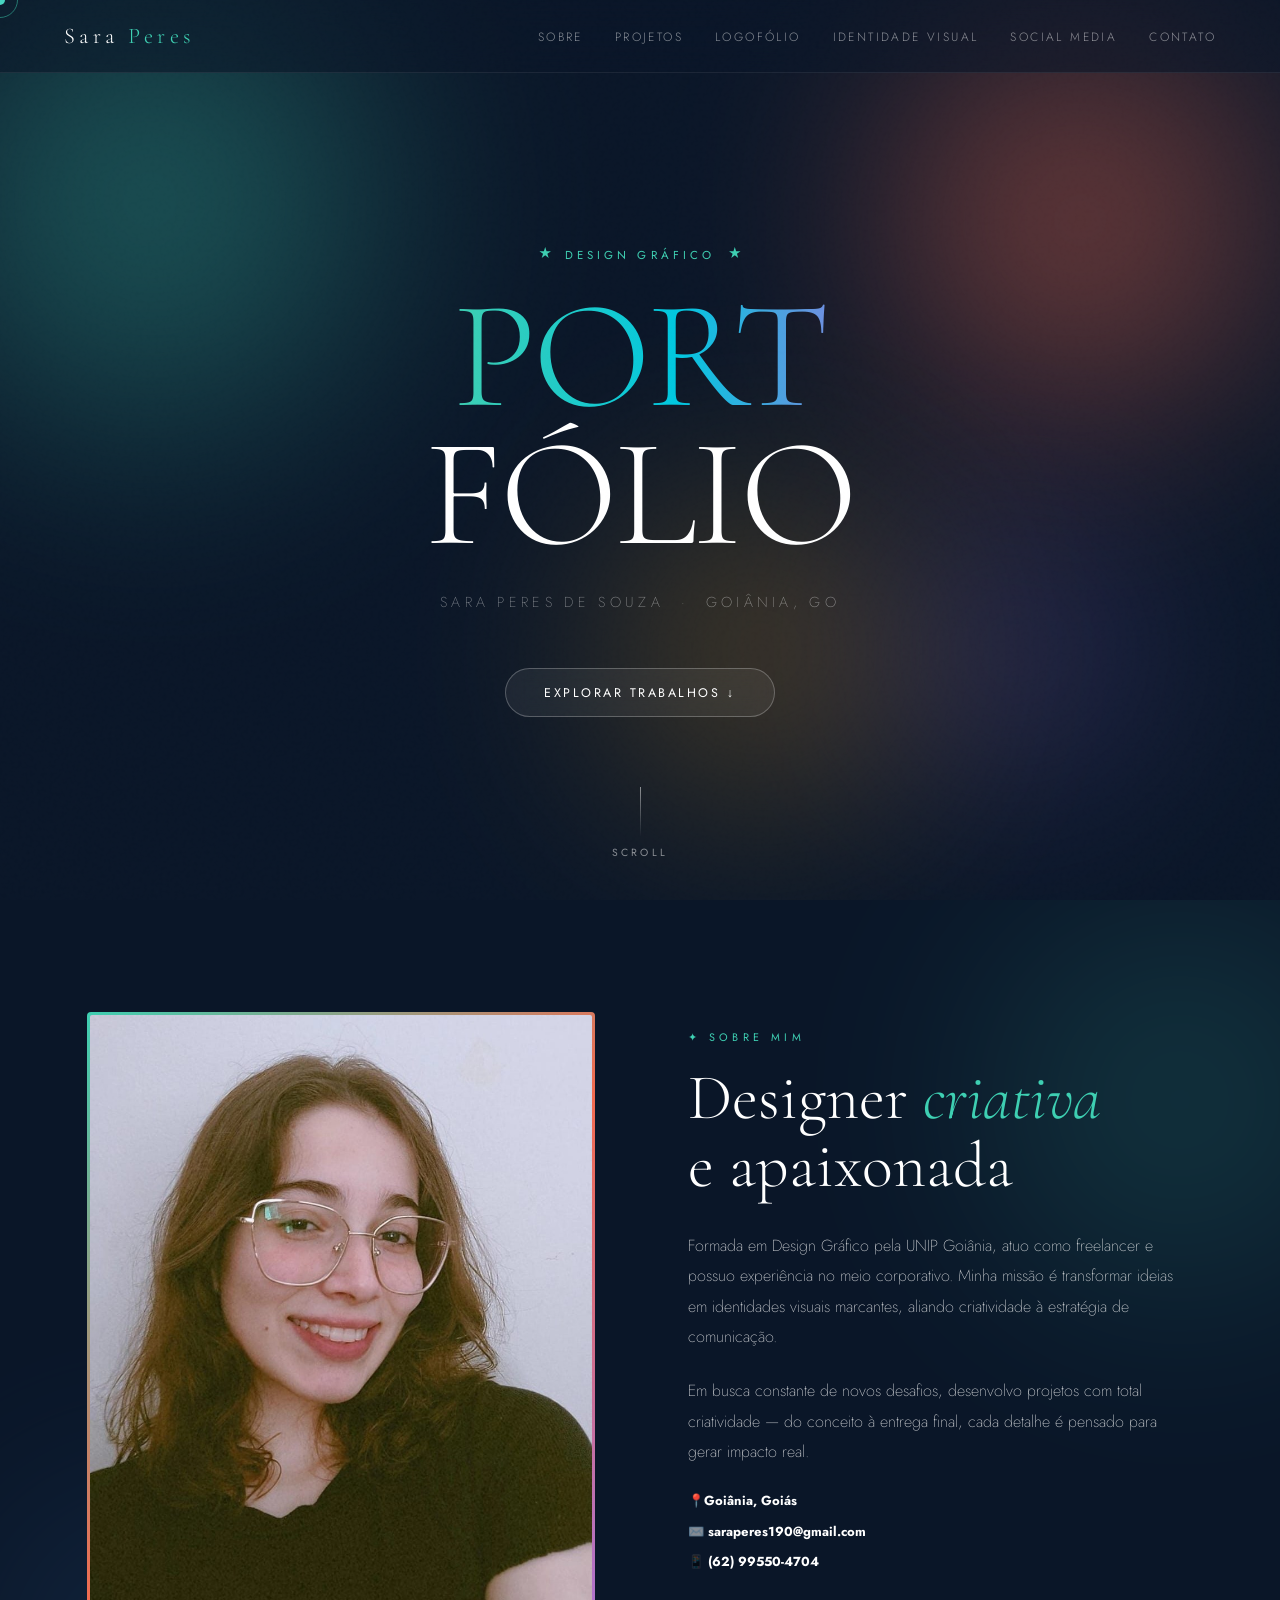
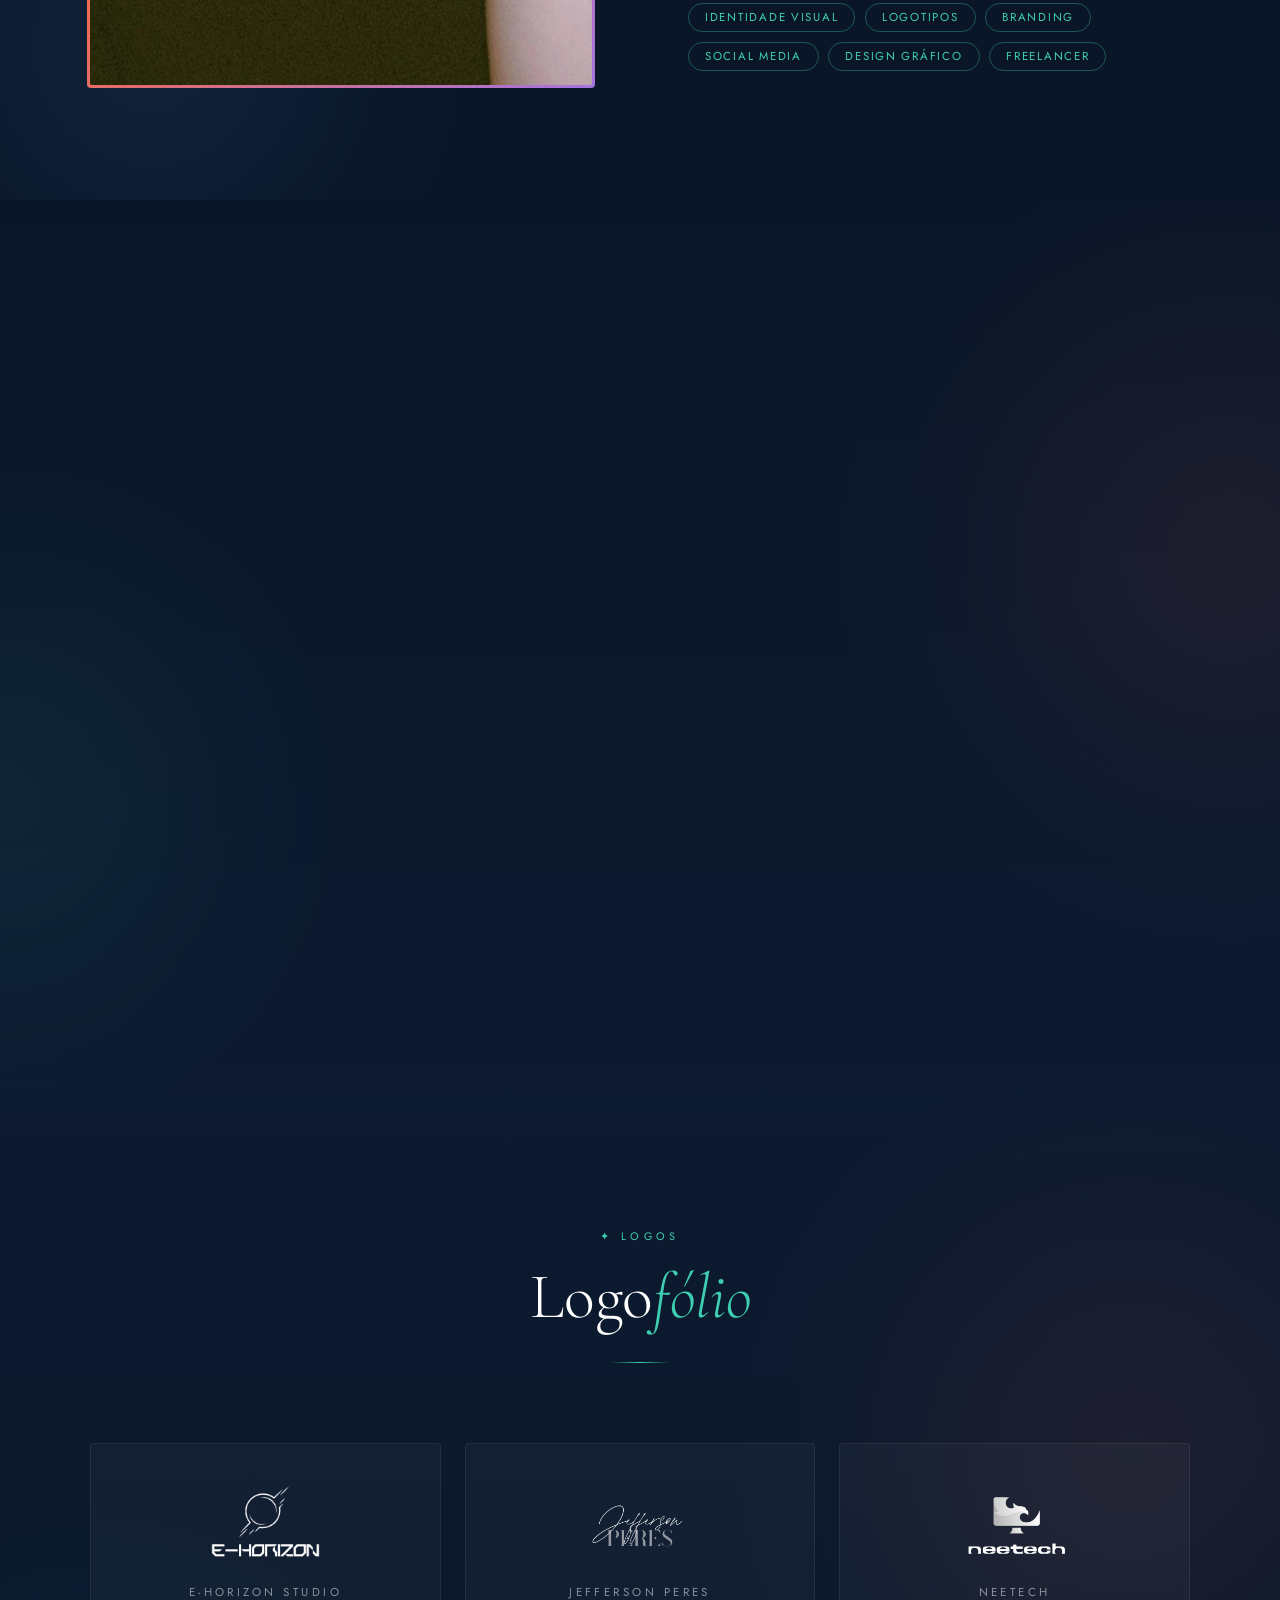
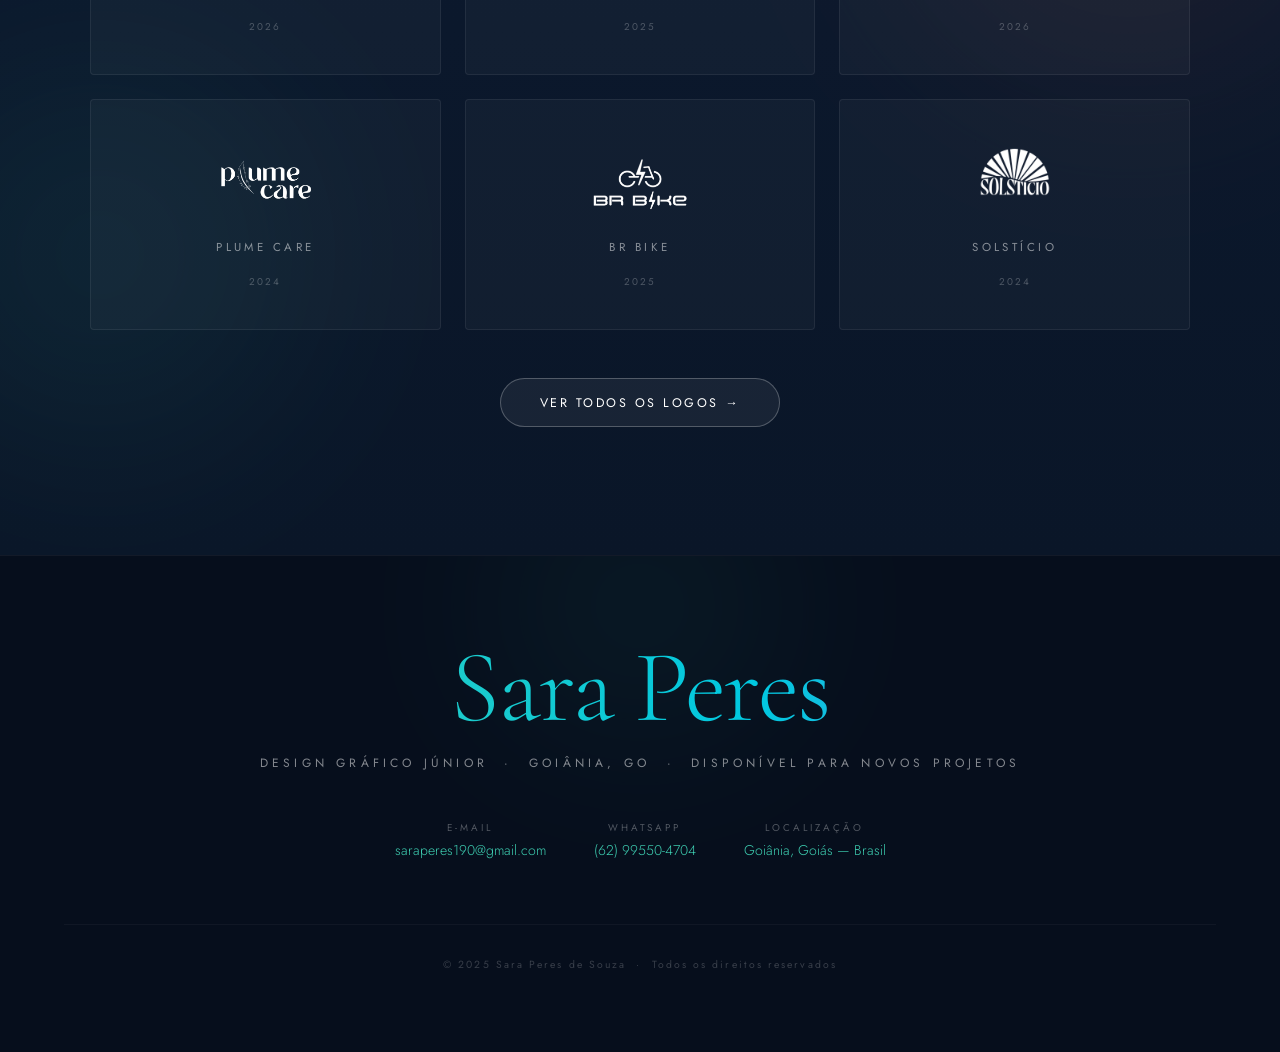
<file: index.html>
<!DOCTYPE html>
<html lang="pt-BR">
<head>
  <meta charset="UTF-8" />
  <meta name="viewport" content="width=device-width, initial-scale=1.0" />
  <title>Sara Peres de Souza — Design Gráfico</title>
  <link href="https://fonts.googleapis.com/css2?family=Cormorant+Garamond:ital,wght@0,300;0,400;0,600;1,300&family=Jost:wght@200;300;400;500&display=swap" rel="stylesheet" />
  <style>
    :root {
      --teal:#3ecfb2;--cyan:#00c8e0;--coral:#f26b50;
      --orange:#f5a623;--purple:#a474e0;
      --off-white:rgba(255,255,255,0.85);--subtle:rgba(255,255,255,0.5);
    }
    *,*::before,*::after{margin:0;padding:0;box-sizing:border-box;}
    html{scroll-behavior:smooth;}
    body{font-family:'Jost',sans-serif;background:#0a1628;color:#fff;overflow-x:hidden;}
    body::before{content:'';position:fixed;inset:0;background-image:url("data:image/svg+xml,%3Csvg viewBox='0 0 256 256' xmlns='http://www.w3.org/2000/svg'%3E%3Cfilter id='n'%3E%3CfeTurbulence type='fractalNoise' baseFrequency='0.9' numOctaves='4' stitchTiles='stitch'/%3E%3C/filter%3E%3Crect width='100%25' height='100%25' filter='url(%23n)' opacity='0.04'/%3E%3C/svg%3E");pointer-events:none;z-index:9999;opacity:0.4;}

    nav{position:fixed;top:0;left:0;right:0;z-index:1000;display:flex;justify-content:space-between;align-items:center;padding:1.4rem 4rem;background:rgba(10,22,40,0.6);backdrop-filter:blur(20px);border-bottom:1px solid rgba(255,255,255,0.07);}
    .nav-logo{font-family:'Cormorant Garamond',serif;font-size:1.4rem;font-weight:300;letter-spacing:0.2em;color:#fff;text-decoration:none;}
    .nav-logo span{color:var(--teal);}
    .nav-links{display:flex;gap:2rem;list-style:none;}
    .nav-links a{font-size:0.75rem;font-weight:300;letter-spacing:0.2em;text-transform:uppercase;color:var(--subtle);text-decoration:none;transition:color .3s;}
    .nav-links a:hover{color:#fff;}

    @media(pointer:fine){body{cursor:none;}#cursor{width:10px;height:10px;background:var(--teal);border-radius:50%;position:fixed;pointer-events:none;z-index:99999;mix-blend-mode:screen;}#cursor-ring{width:36px;height:36px;border:1px solid rgba(62,207,178,.5);border-radius:50%;position:fixed;pointer-events:none;z-index:99998;}}

    @keyframes fadeUp{from{opacity:0;transform:translateY(30px)}to{opacity:1;transform:translateY(0)}}
    @keyframes scrollPulse{0%,100%{opacity:.3}50%{opacity:.9}}
    @keyframes gradShift{0%{background-position:0% 50%}100%{background-position:300% 50%}}
    @keyframes spinSpark{from{transform:rotate(0deg)}to{transform:rotate(360deg)}}
    @keyframes float{0%,100%{transform:translateY(0)}50%{transform:translateY(-10px)}}

    .reveal{opacity:0;transform:translateY(40px);transition:opacity .8s ease,transform .8s ease;}
    .reveal.visible{opacity:1;transform:translateY(0);}
    .reveal-delay-1{transition-delay:.12s;}
    .reveal-delay-2{transition-delay:.24s;}
    .reveal-delay-3{transition-delay:.36s;}
    .grad-text{background:linear-gradient(90deg,var(--teal),var(--cyan),var(--purple),var(--coral),var(--orange),var(--teal));background-size:300% 100%;-webkit-background-clip:text;-webkit-text-fill-color:transparent;background-clip:text;animation:gradShift 6s linear infinite;}
    .spark{display:inline-block;width:12px;height:12px;background:var(--teal);clip-path:polygon(50% 0%,61% 35%,98% 35%,68% 57%,79% 91%,50% 70%,21% 91%,32% 57%,2% 35%,39% 35%);animation:spinSpark 4s linear infinite;}
    .orb{position:absolute;border-radius:50%;filter:blur(90px);pointer-events:none;}
    section{min-height:100vh;display:flex;align-items:center;justify-content:center;position:relative;overflow:hidden;}

    /* HERO */
    #hero{flex-direction:column;text-align:center;padding:8rem 2rem 4rem;}
    #hero .orb-1{width:700px;height:700px;background:radial-gradient(circle,#3ecfb2 0%,transparent 70%);top:-150px;left:-200px;opacity:.4;}
    #hero .orb-2{width:600px;height:600px;background:radial-gradient(circle,#f26b50 0%,transparent 70%);top:-80px;right:-100px;opacity:.5;}
    #hero .orb-3{width:500px;height:500px;background:radial-gradient(circle,#f5a623 0%,transparent 70%);bottom:0;left:40%;opacity:.3;}
    #hero .orb-4{width:400px;height:400px;background:radial-gradient(circle,#a474e0 0%,transparent 70%);bottom:50px;right:5%;opacity:.25;}
    .hero-eyebrow{font-size:.72rem;letter-spacing:.35em;text-transform:uppercase;color:var(--teal);margin-bottom:1.5rem;opacity:0;animation:fadeUp .8s .2s forwards;}
    .hero-title{font-family:'Cormorant Garamond',serif;font-size:clamp(5rem,12vw,11rem);font-weight:300;line-height:.9;letter-spacing:-.02em;opacity:0;animation:fadeUp .9s .4s forwards;}
    .hero-subtitle{font-size:.9rem;font-weight:200;letter-spacing:.3em;text-transform:uppercase;color:var(--subtle);margin-top:1.8rem;opacity:0;animation:fadeUp .9s .6s forwards;}
    .hero-cta{display:inline-flex;align-items:center;gap:.7rem;margin-top:3.5rem;padding:.9rem 2.4rem;border:1px solid rgba(255,255,255,.25);border-radius:100px;font-size:.78rem;letter-spacing:.2em;text-transform:uppercase;color:#fff;text-decoration:none;backdrop-filter:blur(10px);background:rgba(255,255,255,.06);transition:all .3s;opacity:0;animation:fadeUp .9s .8s forwards;}
    .hero-cta:hover{background:rgba(62,207,178,.2);border-color:var(--teal);}

    /* FIX scroll-hint: full-width so it truly centers */
    .scroll-hint{position:absolute;bottom:2.5rem;left:0;right:0;display:flex;flex-direction:column;align-items:center;gap:.5rem;font-size:.65rem;letter-spacing:.3em;text-transform:uppercase;color:var(--subtle);opacity:0;animation:fadeUp 1s 1.2s forwards;}
    .scroll-line{width:1px;height:50px;background:linear-gradient(to bottom,rgba(255,255,255,.5),transparent);animation:scrollPulse 2s ease-in-out infinite;}

    /* SOBRE */
    #sobre{padding:6rem 4rem;background:#0a1628;}
    #sobre .orb-1{width:600px;height:600px;background:radial-gradient(circle,#3ecfb2 0%,transparent 70%);top:-100px;right:-200px;opacity:.2;}
    #sobre .orb-2{width:500px;height:500px;background:radial-gradient(circle,#4a90d9 0%,transparent 70%);bottom:-100px;left:-100px;opacity:.16;}
    .sobre-grid{display:grid;grid-template-columns:1fr 1fr;gap:6rem;max-width:1100px;align-items:center;position:relative;z-index:1;}
    .sobre-img-wrap{position:relative;}
    .sobre-img-wrap::before{content:'';position:absolute;inset:-3px;background:linear-gradient(135deg,var(--teal),var(--coral),var(--purple));border-radius:4px;z-index:-1;}
    /* FIX: show Sara's face correctly — object-position top, cropped image already corrected */
    .sobre-img{width:100%;aspect-ratio:3/4;object-fit:cover;object-position:center top;display:block;border-radius:2px;}
    .section-label{font-size:.68rem;letter-spacing:.4em;text-transform:uppercase;color:var(--teal);margin-bottom:1.2rem;display:block;}
    .section-title{font-family:'Cormorant Garamond',serif;font-size:clamp(2.5rem,5vw,4.5rem);font-weight:300;line-height:1.05;margin-bottom:2rem;}
    .section-title em{font-style:italic;color:var(--teal);}
    .sobre-text{font-size:1rem;font-weight:200;line-height:1.9;color:var(--off-white);margin-bottom:1.5rem;}
    .sobre-info{display:flex;flex-direction:column;gap:.7rem;font-size:.82rem;font-weight:300;color:var(--subtle);}
    .sobre-info a{color:var(--teal);text-decoration:none;}
    .sobre-info a:hover{text-decoration:underline;}
    .skills-list{display:flex;flex-wrap:wrap;gap:.6rem;margin-top:2rem;}
    .skill-tag{padding:.35rem 1rem;border:1px solid rgba(62,207,178,.35);border-radius:100px;font-size:.72rem;letter-spacing:.15em;color:var(--teal);text-transform:uppercase;}

    /* PROJETOS */
    #projetos{flex-direction:column;padding:8rem 4rem;background:linear-gradient(180deg,#0a1628 0%,#0c1a30 100%);}
    #projetos .orb-1{width:700px;height:700px;background:radial-gradient(circle,#f26b50 0%,transparent 70%);top:0;right:-300px;opacity:.1;}
    #projetos .orb-2{width:600px;height:600px;background:radial-gradient(circle,#3ecfb2 0%,transparent 70%);bottom:0;left:-300px;opacity:.1;}
    .section-header{text-align:center;margin-bottom:5rem;position:relative;z-index:1;}
    .divider-line{width:60px;height:1px;background:linear-gradient(to right,transparent,var(--teal),transparent);margin:1.5rem auto 0;}
    .project-categories{display:grid;grid-template-columns:repeat(3,1fr);gap:2rem;max-width:1100px;width:100%;position:relative;z-index:1;}

    /* FIX category cards: warm palette matching site aesthetic */
    .category-card{display:block;text-decoration:none;border-radius:4px;overflow:hidden;position:relative;cursor:pointer;transition:all .5s cubic-bezier(.23,1,.32,1);padding:3rem 2.5rem 2.5rem;min-height:300px;}
    .card-bg{position:absolute;inset:0;transition:opacity .5s;pointer-events:none;}

    .cat-logos{background:linear-gradient(145deg,#0d2520,#091c18 60%,#0a1628);border:1px solid rgba(62,207,178,.14);}
    .cat-logos:hover{border-color:rgba(62,207,178,.45);box-shadow:0 30px 80px rgba(62,207,178,.12);transform:translateY(-8px);}
    .cat-logos .card-bg{background:radial-gradient(ellipse at 90% 10%,rgba(62,207,178,.22) 0%,transparent 65%);}
    .cat-logos .cat-number,.cat-logos .cat-icon,.cat-logos .cat-arrow{color:var(--teal);}

    .cat-identidade{background:linear-gradient(145deg,#231208,#180e06 60%,#0a1628);border:1px solid rgba(242,107,80,.14);}
    .cat-identidade:hover{border-color:rgba(242,107,80,.45);box-shadow:0 30px 80px rgba(242,107,80,.12);transform:translateY(-8px);}
    .cat-identidade .card-bg{background:radial-gradient(ellipse at 90% 10%,rgba(242,107,80,.24) 0%,transparent 65%);}
    .cat-identidade .cat-number,.cat-identidade .cat-icon,.cat-identidade .cat-arrow{color:var(--coral);}

    .cat-social{background:linear-gradient(145deg,#211904,#181304 60%,#0a1628);border:1px solid rgba(245,166,35,.14);}
    .cat-social:hover{border-color:rgba(245,166,35,.45);box-shadow:0 30px 80px rgba(245,166,35,.12);transform:translateY(-8px);}
    .cat-social .card-bg{background:radial-gradient(ellipse at 90% 10%,rgba(245,166,35,.24) 0%,transparent 65%);}
    .cat-social .cat-number,.cat-social .cat-icon,.cat-social .cat-arrow{color:var(--orange);}

    .cat-number{font-family:'Cormorant Garamond',serif;font-size:4rem;font-weight:300;line-height:1;margin-bottom:1rem;position:relative;z-index:1;opacity:.3;}
    .cat-icon{font-size:2rem;margin-bottom:1.5rem;position:relative;z-index:1;animation:float 3s ease-in-out infinite;display:block;}
    .cat-title{font-family:'Cormorant Garamond',serif;font-size:1.8rem;font-weight:300;margin-bottom:.8rem;position:relative;z-index:1;color:#fff;}
    .cat-desc{font-size:.82rem;color:rgba(255,255,255,.5);font-weight:200;line-height:1.7;position:relative;z-index:1;}
    .cat-arrow{display:inline-flex;align-items:center;gap:.5rem;margin-top:2rem;font-size:.75rem;letter-spacing:.2em;text-transform:uppercase;position:relative;z-index:1;transition:gap .3s;}
    .category-card:hover .cat-arrow{gap:1rem;}

    /* LOGOFÓLIO PREVIEW */
    #logofólio{flex-direction:column;padding:8rem 4rem;background:linear-gradient(180deg,#0c1a30,#0a1628);}
    #logofólio .orb-1{width:700px;height:700px;background:radial-gradient(circle,#f26b50 0%,transparent 70%);top:0;right:-200px;opacity:.1;}
    #logofólio .orb-2{width:600px;height:600px;background:radial-gradient(circle,#3ecfb2 0%,transparent 70%);bottom:0;left:-200px;opacity:.1;}
    .logo-grid{display:grid;grid-template-columns:repeat(3,1fr);gap:1.5rem;max-width:1100px;width:100%;position:relative;z-index:1;}
    .logo-card{background:rgba(255,255,255,.03);border:1px solid rgba(255,255,255,.07);border-radius:4px;padding:2.5rem 2rem;display:flex;flex-direction:column;align-items:center;justify-content:center;gap:1.2rem;text-align:center;transition:all .4s;position:relative;overflow:hidden;cursor:default;}
    .logo-card::before{content:'';position:absolute;inset:0;background:linear-gradient(135deg,rgba(62,207,178,.05),rgba(242,107,80,.05));opacity:0;transition:opacity .4s;}
    .logo-card:hover{transform:translateY(-6px);border-color:rgba(62,207,178,.25);}
    .logo-card:hover::before{opacity:1;}
    .logo-img{max-height:80px;max-width:150px;object-fit:contain;}
    .logo-name{font-size:.72rem;letter-spacing:.3em;text-transform:uppercase;color:var(--subtle);}
    .logo-year{font-size:.62rem;letter-spacing:.2em;color:rgba(255,255,255,.25);}

    /* FOOTER */
    footer{background:#060e1c;border-top:1px solid rgba(255,255,255,.05);padding:5rem 4rem;text-align:center;position:relative;overflow:hidden;}
    footer .orb-1{width:500px;height:300px;background:radial-gradient(circle,#3ecfb2 0%,transparent 70%);top:-100px;left:50%;transform:translateX(-50%);opacity:.1;}
    .footer-name{font-family:'Cormorant Garamond',serif;font-size:clamp(3rem,8vw,7rem);font-weight:300;letter-spacing:-.02em;line-height:1;position:relative;z-index:1;}
    .footer-tagline{font-size:.75rem;letter-spacing:.35em;text-transform:uppercase;color:var(--subtle);margin-top:1rem;margin-bottom:3rem;position:relative;z-index:1;}
    .footer-contact{display:flex;gap:3rem;justify-content:center;position:relative;z-index:1;flex-wrap:wrap;}
    .footer-contact-item{display:flex;flex-direction:column;gap:.3rem;}
    .footer-contact-label{font-size:.62rem;letter-spacing:.3em;text-transform:uppercase;color:rgba(255,255,255,.3);}
    .footer-contact-value{font-size:.88rem;color:var(--teal);text-decoration:none;font-weight:300;}
    .footer-contact-value:hover{text-decoration:underline;}
    .footer-bottom{margin-top:4rem;padding-top:2rem;border-top:1px solid rgba(255,255,255,.04);font-size:.65rem;letter-spacing:.2em;color:rgba(255,255,255,.2);position:relative;z-index:1;}

    @media(max-width:900px){
      nav{padding:1.2rem 1.5rem;}
      .nav-links{gap:1rem;}
      .nav-links a{font-size:.65rem;}
      .sobre-grid{grid-template-columns:1fr;gap:2.5rem;}
      .project-categories{grid-template-columns:1fr;}
      .logo-grid{grid-template-columns:1fr 1fr;}
      section{padding-left:1.5rem!important;padding-right:1.5rem!important;}
    }
  </style>
</head>
<body>
<div id="cursor"></div>
<div id="cursor-ring"></div>

<nav>
  <a href="#hero" class="nav-logo">Sara <span>Peres</span></a>
  <ul class="nav-links">
    <li><a href="#sobre">Sobre</a></li>
    <li><a href="#projetos">Projetos</a></li>
    <li><a href="pages/logofólio.html">Logofólio</a></li>
    <li><a href="pages/identidade-visual.html">Identidade Visual</a></li>
    <li><a href="pages/social-media.html">Social Media</a></li>
    <li><a href="#contato">Contato</a></li>
  </ul>
</nav>

<section id="hero">
  <div class="orb orb-1"></div><div class="orb orb-2"></div><div class="orb orb-3"></div><div class="orb orb-4"></div>
  <p class="hero-eyebrow"><span class="spark"></span>&nbsp; Design Gráfico &nbsp;<span class="spark"></span></p>
  <h1 class="hero-title"><span class="grad-text">PORT</span><br><span>FÓLIO</span></h1>
  <p class="hero-subtitle">Sara Peres de Souza &nbsp;·&nbsp; Goiânia, GO</p>
  <a href="#sobre" class="hero-cta">Explorar trabalhos ↓</a>
  <div class="scroll-hint"><div class="scroll-line"></div>scroll</div>
</section>

<section id="sobre">
  <div class="orb orb-1"></div><div class="orb orb-2"></div>
  <div class="sobre-grid reveal">
    <div class="sobre-img-wrap">
      <img src="assets/foto/sara.jpeg" alt="Sara Peres de Souza" class="sobre-img"/>
    </div>
    <div>
      <span class="section-label">✦ Sobre mim</span>
      <h2 class="section-title">Designer <em>criativa</em><br>e apaixonada</h2>
      <p class="sobre-text">Formada em Design Gráfico pela UNIP Goiânia, atuo como freelancer e possuo experiência no meio corporativo. Minha missão é transformar ideias em identidades visuais marcantes, aliando criatividade à estratégia de comunicação.</p>
      <p class="sobre-text">Em busca constante de novos desafios, desenvolvo projetos com total criatividade — do conceito à entrega final, cada detalhe é pensado para gerar impacto real.</p>
      <div class="sobre-info">
        <span style="color: white;">📍<b>Goiânia, Goiás</b></span>
        <span>✉️ <a href="mailto:saraperes190@gmail.com" style="color:white;"><b>saraperes190@gmail.com</b></a></span>
        <span>📱 <a href="https://wa.me/5562995504704" style="color: white;"><b>(62) 99550-4704</b></a></span>
      </div>
      <div class="skills-list">
        <span class="skill-tag">Identidade Visual</span><span class="skill-tag">Logotipos</span>
        <span class="skill-tag">Branding</span><span class="skill-tag">Social Media</span>
        <span class="skill-tag">Design Gráfico</span><span class="skill-tag">Freelancer</span>
      </div>
    </div>
  </div>
</section>

<section id="projetos">
  <div class="orb orb-1"></div><div class="orb orb-2"></div>
  <div style="max-width:1100px;width:100%;position:relative;z-index:1;">
    <div class="section-header reveal">
      <span class="section-label">✦ Portfólio</span>
      <h2 class="section-title" style="display:block;">Meus <em>Projetos</em></h2>
      <div class="divider-line"></div>
      <p style="font-size:.85rem;color:var(--subtle);font-weight:200;margin-top:1.2rem;">Explore o trabalho por categoria</p>
    </div>
    <div class="project-categories">
      <a href="pages/logofólio.html" class="category-card cat-logos reveal reveal-delay-1">
        <div class="card-bg"></div>
        <div class="cat-number">01</div>
        <span class="cat-icon">✦</span>
        <div class="cat-title">Logofólio</div>
        <div class="cat-desc">Logotipos criados para pessoas, empresas e projetos acadêmicos — do conceito ao símbolo.</div>
        <div class="cat-arrow">Ver projetos <span>→</span></div>
      </a>
      <a href="pages/identidade-visual.html" class="category-card cat-identidade reveal reveal-delay-2">
        <div class="card-bg"></div>
        <div class="cat-number">02</div>
        <span class="cat-icon">◈</span>
        <div class="cat-title">Identidade Visual</div>
        <div class="cat-desc">Sistemas de marca completos: logo, paleta, tipografia, aplicações e mockups.</div>
        <div class="cat-arrow">Ver projetos <span>→</span></div>
      </a>
      <a href="pages/social-media.html" class="category-card cat-social reveal reveal-delay-3">
        <div class="card-bg"></div>
        <div class="cat-number">03</div>
        <span class="cat-icon">▣</span>
        <div class="cat-title">Social Media</div>
        <div class="cat-desc">Posts e conteúdo visual para redes sociais — criativos, estratégicos e orientados a resultado.</div>
        <div class="cat-arrow">Ver projetos <span>→</span></div>
      </a>
    </div>
  </div>
</section>

<section id="logofólio">
  <div class="orb orb-1"></div><div class="orb orb-2"></div>
  <div style="max-width:1100px;width:100%;position:relative;z-index:1;">
    <div class="section-header reveal">
      <span class="section-label">✦ Logos</span>
      <h2 class="section-title" style="display:block;">Logo<em>fólio</em></h2>
      <div class="divider-line"></div>
    </div>
    <div class="logo-grid">
      <div class="logo-card reveal reveal-delay-1"><img src="assets/logos/e_horizon.png" alt="E-Horizon" class="logo-img"/><div class="logo-name">E-Horizon Studio</div><div class="logo-year">2026</div></div>
      <div class="logo-card reveal reveal-delay-2"><img src="assets/logos/jefferson.png" alt="Jefferson Peres" class="logo-img"/><div class="logo-name">Jefferson Peres</div><div class="logo-year">2025</div></div>
      <div class="logo-card reveal reveal-delay-3"><img src="assets/logos/neetech.png" alt="Neetech" class="logo-img"/><div class="logo-name">Neetech</div><div class="logo-year">2026</div></div>
      <div class="logo-card reveal reveal-delay-1"><img src="assets/logos/plume_care.png" alt="Plume Care" class="logo-img"/><div class="logo-name">Plume Care</div><div class="logo-year">2024</div></div>
      <div class="logo-card reveal reveal-delay-2"><img src="assets/logos/br_bike.png" alt="BR Bike" class="logo-img"/><div class="logo-name">BR Bike</div><div class="logo-year">2025</div></div>
      <div class="logo-card reveal reveal-delay-3"><img src="assets/logos/solsticio.png" alt="Solstício" class="logo-img"/><div class="logo-name">Solstício</div><div class="logo-year">2024</div></div>
    </div>
    <div style="text-align:center;margin-top:3rem;">
      <a href="pages/logofólio.html" style="display:inline-flex;align-items:center;gap:.7rem;padding:.9rem 2.4rem;border:1px solid rgba(255,255,255,.25);border-radius:100px;font-size:.78rem;letter-spacing:.2em;text-transform:uppercase;color:#fff;text-decoration:none;background:rgba(255,255,255,.06);transition:all .3s;" onmouseover="this.style.background='rgba(62,207,178,.2)';this.style.borderColor='#3ecfb2'" onmouseout="this.style.background='rgba(255,255,255,.06)';this.style.borderColor='rgba(255,255,255,.25)'">Ver todos os logos →</a>
    </div>
  </div>
</section>

<footer id="contato">
  <div class="orb orb-1"></div>
  <div class="footer-name grad-text">Sara Peres</div>
  <p class="footer-tagline">Design gráfico júnior &nbsp;·&nbsp; Goiânia, GO &nbsp;·&nbsp; Disponível para novos projetos</p>
  <div class="footer-contact">
    <div class="footer-contact-item"><span class="footer-contact-label">E-mail</span><a href="mailto:saraperes190@gmail.com" class="footer-contact-value">saraperes190@gmail.com</a></div>
    <div class="footer-contact-item"><span class="footer-contact-label">WhatsApp</span><a href="https://wa.me/5562995504704" class="footer-contact-value">(62) 99550-4704</a></div>
    <div class="footer-contact-item"><span class="footer-contact-label">Localização</span><span class="footer-contact-value" style="cursor:default;">Goiânia, Goiás — Brasil</span></div>
  </div>
  <div class="footer-bottom">© 2025 Sara Peres de Souza &nbsp;·&nbsp; Todos os direitos reservados</div>
</footer>

<script>
  const cur=document.getElementById('cursor'),ring=document.getElementById('cursor-ring');
  if(cur&&ring&&window.matchMedia('(pointer:fine)').matches){
    let mx=0,my=0,rx=0,ry=0;
    window.addEventListener('mousemove',e=>{mx=e.clientX;my=e.clientY;});
    (function loop(){rx+=(mx-rx)*.12;ry+=(my-ry)*.12;
      cur.style.left=mx-5+'px';cur.style.top=my-5+'px';
      ring.style.left=rx-18+'px';ring.style.top=ry-18+'px';
      requestAnimationFrame(loop);})();
  }
  const io=new IntersectionObserver(e=>e.forEach(e=>{if(e.isIntersecting){e.target.classList.add('visible');io.unobserve(e.target);}}),{threshold:.1});
  document.querySelectorAll('.reveal').forEach(el=>io.observe(el));
</script>
</body>
</html>
</file>
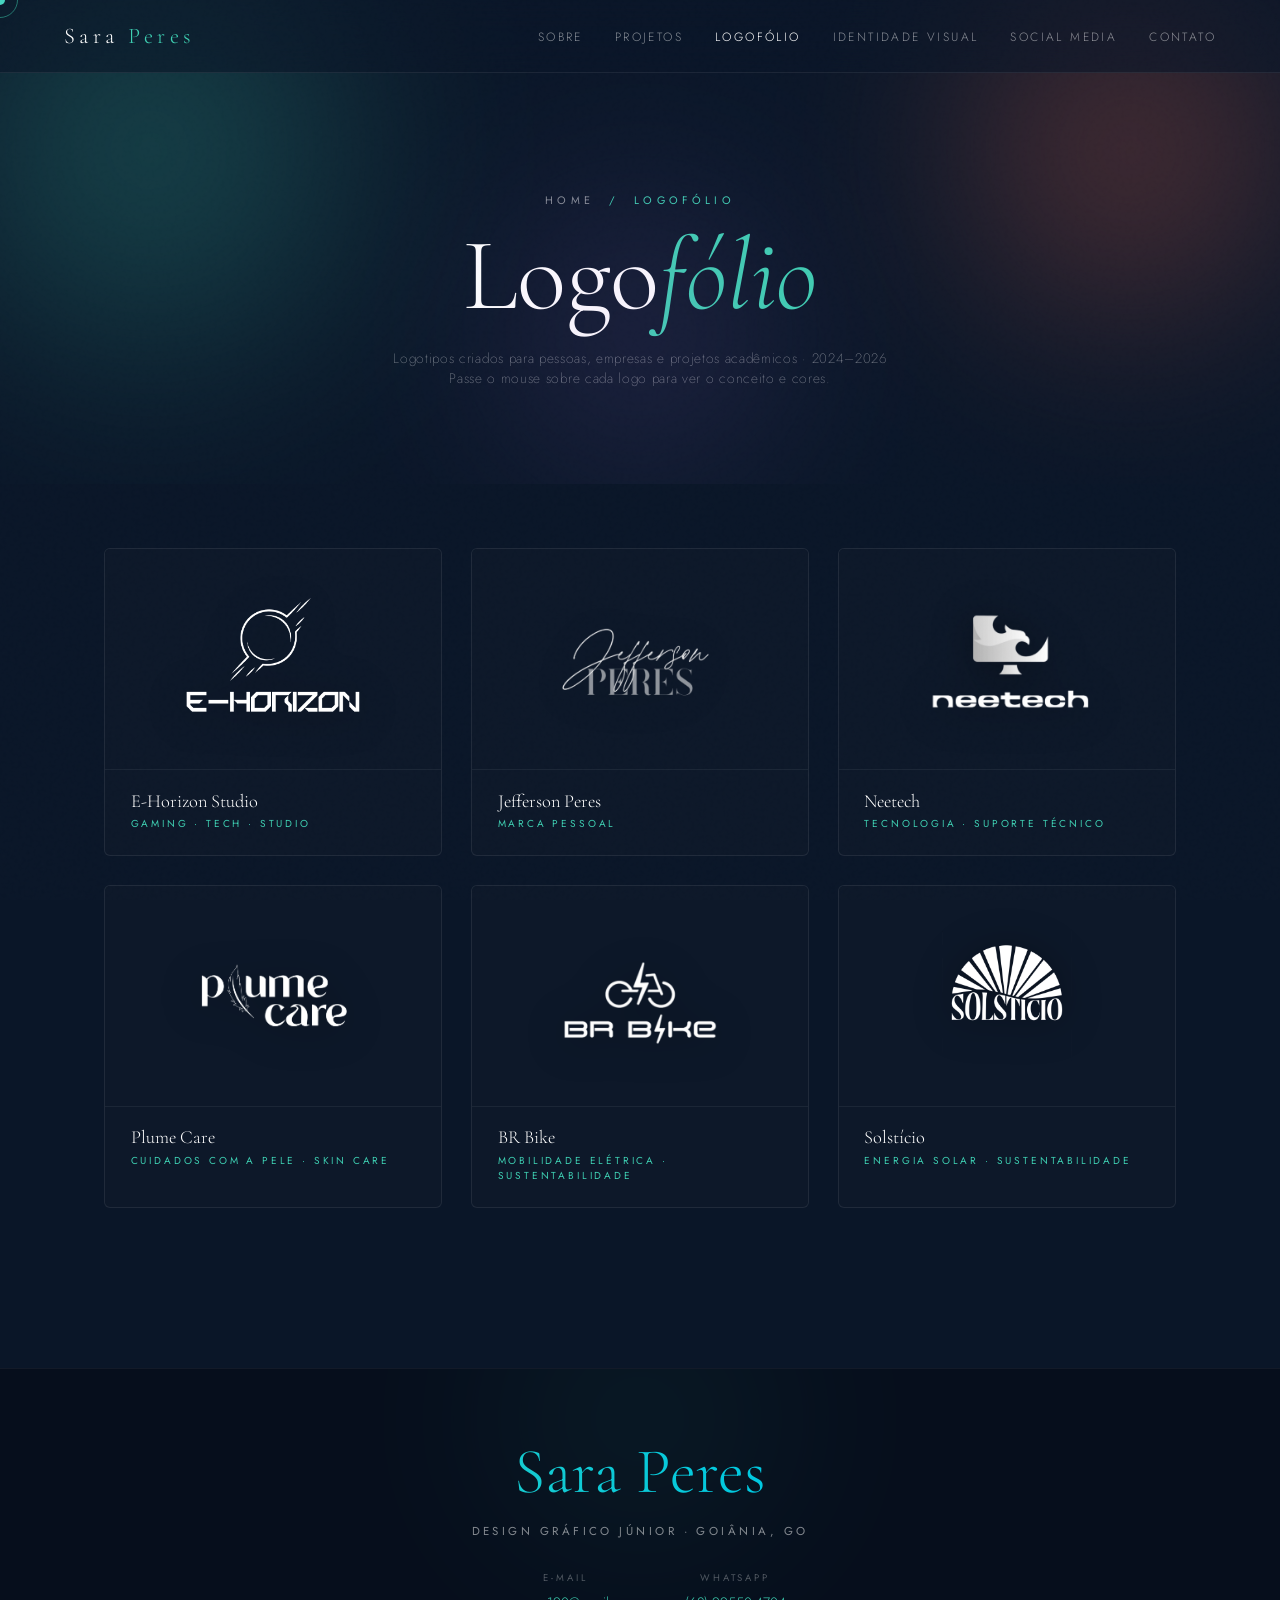
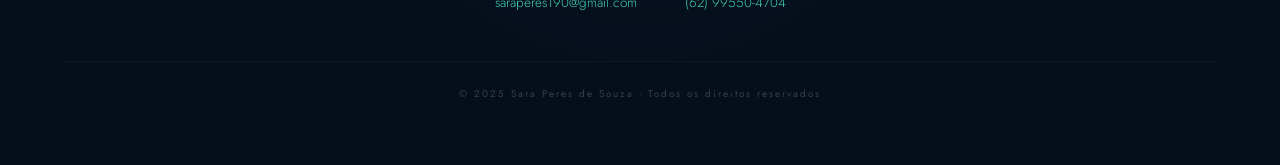
<file: pages/logofólio.html>
<!DOCTYPE html>
<html lang="pt-BR">
<head>
  <meta charset="UTF-8"/>
  <meta name="viewport" content="width=device-width, initial-scale=1.0"/>
  <title>Logofólio — Sara Peres</title>
  <link href="https://fonts.googleapis.com/css2?family=Cormorant+Garamond:ital,wght@0,300;0,400;0,600;1,300&family=Jost:wght@200;300;400;500&display=swap" rel="stylesheet"/>
  <link rel="stylesheet" href="../assets/shared.css"/>
  <style>
    /* ── GRID ── */
    .logo-project-grid {
      display: grid;
      grid-template-columns: repeat(3, 1fr);
      gap: 1.8rem;
    }

    /* ── CARD: uniform dark bg, same size ── */
    .logo-project-card {
      position: relative;
      border-radius: 6px;
      overflow: hidden;
      background: #0d1829;           /* uniform dark background for all cards */
      border: 1px solid rgba(255,255,255,0.08);
      cursor: pointer;
      transition: all 0.45s cubic-bezier(0.23,1,0.32,1);
      display: flex;
      flex-direction: column;
    }
    .logo-project-card:hover {
      transform: translateY(-8px);
      border-color: rgba(62,207,178,0.35);
      box-shadow: 0 30px 80px rgba(0,0,0,0.55);
    }

    /* ── IMAGE AREA: fixed height, logo centered ── */
    .logo-card-img-area {
      position: relative;
      height: 220px;                  /* standardized height */
      display: flex;
      align-items: center;
      justify-content: center;
      padding: 2.5rem;
      overflow: hidden;
      background: #0d1829;
    }

    /* Subtle gradient glow unique per card */
    .logo-card-img-area::before {
      content: '';
      position: absolute;
      inset: 0;
      opacity: 0;
      transition: opacity 0.5s;
    }
    .logo-project-card:hover .logo-card-img-area::before { opacity: 1; }

    .glow-teal .logo-card-img-area::before    { background: radial-gradient(circle at 50% 50%, rgba(62,207,178,0.12), transparent 70%); }
    .glow-blue .logo-card-img-area::before    { background: radial-gradient(circle at 50% 50%, rgba(61,0,239,0.15), transparent 70%); }
    .glow-coral .logo-card-img-area::before   { background: radial-gradient(circle at 50% 50%, rgba(242,107,80,0.12), transparent 70%); }
    .glow-orange .logo-card-img-area::before  { background: radial-gradient(circle at 50% 50%, rgba(245,166,35,0.14), transparent 70%); }
    .glow-cyan .logo-card-img-area::before    { background: radial-gradient(circle at 50% 50%, rgba(0,200,224,0.14), transparent 70%); }
    .glow-amber .logo-card-img-area::before   { background: radial-gradient(circle at 50% 50%, rgba(200,80,20,0.15), transparent 70%); }

    .logo-card-img-area img {
      max-width: 80%;
      max-height: 130px;
      object-fit: contain;
      position: relative;
      z-index: 1;
      transition: transform 0.5s cubic-bezier(0.23,1,0.32,1);
      filter: drop-shadow(0 4px 20px rgba(0,0,0,0.4));
    }
    .logo-project-card:hover .logo-card-img-area img { transform: scale(1.1); }

    /* ── HOVER OVERLAY: full blur so text is 100% readable ── */
    .logo-card-overlay {
      position: absolute;
      inset: 0;
      /* solid dark + strong blur = text always readable */
      background: rgba(8,16,34,0.93);
      backdrop-filter: blur(16px);
      -webkit-backdrop-filter: blur(16px);
      display: flex;
      flex-direction: column;
      align-items: center;
      justify-content: center;
      padding: 1.8rem;
      gap: 0.8rem;
      opacity: 0;
      transition: opacity 0.4s ease;
      text-align: center;
      z-index: 10;
    }
    .logo-project-card:hover .logo-card-overlay { opacity: 1; }

    .overlay-title {
      font-family: 'Cormorant Garamond', serif;
      font-size: 1.3rem;
      font-weight: 400;
      color: #fff;
      line-height: 1.2;
    }
    .overlay-tag {
      font-size: 0.62rem;
      letter-spacing: 0.35em;
      text-transform: uppercase;
      color: var(--teal);
    }
    .overlay-desc {
      font-size: 0.78rem;
      color: rgba(255,255,255,0.72);
      font-weight: 200;
      line-height: 1.7;
    }
    .overlay-colors {
      display: flex;
      gap: 0.6rem;
      justify-content: center;
      flex-wrap: wrap;
      margin-top: 0.3rem;
    }
    .overlay-swatch {
      display: flex;
      flex-direction: column;
      align-items: center;
      gap: 0.3rem;
    }


    .overlay-hex {
      font-size: 0.55rem;
      font-family: monospace;
      color: rgba(255,255,255,0.5);
      letter-spacing: 0.05em;
    }
    .overlay-year {
      font-size: 0.62rem;
      letter-spacing: 0.35em;
      text-transform: uppercase;
      color: var(--teal);
      margin-top: 0.3rem;
    }

    /* ── CARD FOOTER (always visible) ── */
    .logo-card-info {
      padding: 1.2rem 1.6rem 1.5rem;
      border-top: 1px solid rgba(255,255,255,0.06);
      flex: 1;
      display: flex;
      flex-direction: column;
      gap: 0.3rem;
    }
    .logo-card-name {
      font-family: 'Cormorant Garamond', serif;
      font-size: 1.15rem;
      font-weight: 300;
      color: #fff;
    }
    .logo-card-cat {
      font-size: 0.63rem;
      letter-spacing: 0.28em;
      text-transform: uppercase;
      color: var(--teal);
    }

    @media (max-width:900px){ .logo-project-grid{grid-template-columns:1fr 1fr;} }
    @media (max-width:580px){ .logo-project-grid{grid-template-columns:1fr;} }
  </style>
</head>
<body>
<div id="cursor"></div>
<div id="cursor-ring"></div>

<nav>
  <a href="../index.html" class="nav-logo">Sara <span>Peres</span></a>
  <ul class="nav-links">
    <li><a href="../index.html#sobre">Sobre</a></li>
    <li><a href="../index.html#projetos">Projetos</a></li>
    <li><a href="logofólio.html" class="active">Logofólio</a></li>
    <li><a href="identidade-visual.html">Identidade Visual</a></li>
    <li><a href="social-media.html">Social Media</a></li>
    <li><a href="../index.html#contato">Contato</a></li>
  </ul>
</nav>

<div class="page-header">
  <div class="orb orb-1"></div>
  <div class="orb orb-2"></div>
  <div class="orb orb-3"></div>
  <p class="page-breadcrumb"><a href="../index.html">Home</a> &nbsp;/&nbsp; Logofólio</p>
  <h1 class="page-title">Logo<em>fólio</em></h1>
  <p class="page-subtitle">Logotipos criados para pessoas, empresas e projetos acadêmicos · 2024–2026<br>Passe o mouse sobre cada logo para ver o conceito e cores.</p>
</div>

<div class="page-content">
  <div class="logo-project-grid">

    <!-- E-Horizon -->
    <div class="logo-project-card glow-blue reveal">
      <div class="logo-card-img-area">
        <img src="../assets/logos/e_horizon.png" alt="E-Horizon"/>
        <div class="logo-card-overlay">
          <div class="overlay-title">E-Horizon Studio</div>
          <div class="overlay-desc">O símbolo do horizonte de eventos — o ponto de não retorno de um buraco negro. Círculo em colapso com linhas de aceleração transmitem inovação e ambição no universo digital.</div>
          <div class="overlay-colors">
          </div>
        </div>
      </div>
      <div class="logo-card-info">
        <div class="logo-card-name">E-Horizon Studio</div>
        <div class="logo-card-cat">Gaming · Tech · Studio</div>
      </div>
    </div>

    <!-- Jefferson Peres -->
    <div class="logo-project-card glow-coral reveal reveal-d1">
      <div class="logo-card-img-area">
        <img src="../assets/logos/jefferson.png" alt="Jefferson Peres"/>
        <div class="logo-card-overlay">
          <div class="overlay-title">Jefferson Peres</div>
          <div class="overlay-desc">Marca pessoal com script cursivo elegante sobreposto à tipografia display. A combinação transmite força e sofisticação para presença digital profissional.</div>
          <div class="overlay-colors">
          </div>
        </div>
      </div>
      <div class="logo-card-info">
        <div class="logo-card-name">Jefferson Peres</div>
        <div class="logo-card-cat">Marca Pessoal</div>
      </div>
    </div>

    <!-- Neetech -->
    <div class="logo-project-card glow-cyan reveal reveal-d2">
      <div class="logo-card-img-area">
        <img src="../assets/logos/neetech.png" alt="Neetech"/>
        <div class="logo-card-overlay">
          <div class="overlay-title">Neetech</div>
          <div class="overlay-desc">Logo para empresa de tecnologia e suporte técnico domiciliar. Minimalismo e clareza comunicam confiabilidade, modernidade e acessibilidade ao cliente.</div>
          <div class="overlay-colors">
          </div>
        </div>
      </div>
      <div class="logo-card-info">
        <div class="logo-card-name">Neetech</div>
        <div class="logo-card-cat">Tecnologia · Suporte Técnico</div>
      </div>
    </div>

    <!-- Plume Care -->
    <div class="logo-project-card glow-teal reveal">
      <div class="logo-card-img-area">
        <img src="../assets/logos/plume_care.png" alt="Plume Care"/>
        <div class="logo-card-overlay">
          <div class="overlay-title">Plume Care</div>
          <div class="overlay-desc">A pena como símbolo central evoca leveza, delicadeza e cuidado. Tipografia refinada em duas escalas reforça a dualidade entre suavidade e profissionalismo.</div>
          <div class="overlay-colors">
          </div>
        </div>
      </div>
      <div class="logo-card-info">
        <div class="logo-card-name">Plume Care</div>
        <div class="logo-card-cat">Cuidados com a pele · Skin care</div>
      </div>
    </div>

    <!-- BR Bike -->
    <div class="logo-project-card glow-orange reveal reveal-d1">
      <div class="logo-card-img-area">
        <img src="../assets/logos/br_bike.png" alt="BR Bike"/>
        <div class="logo-card-overlay">
          <div class="overlay-title">BR Bike</div>
          <div class="overlay-desc">O raio elétrico integrado ao símbolo da bicicleta comunica energia, velocidade e mobilidade sustentável.</div>
          <div class="overlay-colors">
          </div>
        </div>
      </div>
      <div class="logo-card-info">
        <div class="logo-card-name">BR Bike</div>
        <div class="logo-card-cat">Mobilidade Elétrica · Sustentabilidade</div>
      </div>
    </div>

    <!-- Solstício -->
    <div class="logo-project-card glow-amber reveal reveal-d2">
      <div class="logo-card-img-area">
        <img src="../assets/logos/solsticio.png" alt="Solstício"/>
        <div class="logo-card-overlay">
          <div class="overlay-title">Solstício</div>
          <div class="overlay-desc">O leque de raios solares em semicírculo representa abundância, calor e expansão. Símbolo geométrico forte com leitura imediata do conceito de solstício — ponto de máxima luz.</div>
          <div class="overlay-colors">
          </div>
        </div>
      </div>
      <div class="logo-card-info">
        <div class="logo-card-name">Solstício</div>
        <div class="logo-card-cat">energia solar · sustentabilidade</div>
      </div>
    </div>

  </div>
</div>

<footer>
  <div class="orb-f"></div>
  <div class="footer-inner">
    <div class="footer-name grad-text">Sara Peres</div>
    <p class="footer-tagline">Design Gráfico Júnior · Goiânia, GO</p>
    <div class="footer-contact">
      <div><span class="fc-label">E-mail</span><a href="mailto:saraperes190@gmail.com" class="fc-val">saraperes190@gmail.com</a></div>
      <div><span class="fc-label">WhatsApp</span><a href="https://wa.me/5562995504704" class="fc-val">(62) 99550-4704</a></div>
    </div>
    <div class="footer-bottom">© 2025 Sara Peres de Souza · Todos os direitos reservados</div>
  </div>
</footer>

<script>
  const cur=document.getElementById('cursor'),ring=document.getElementById('cursor-ring');
  if(cur&&ring&&window.matchMedia('(pointer:fine)').matches){
    let mx=0,my=0,rx=0,ry=0;
    window.addEventListener('mousemove',e=>{mx=e.clientX;my=e.clientY;});
    (function loop(){rx+=(mx-rx)*.12;ry+=(my-ry)*.12;
      cur.style.left=mx-5+'px';cur.style.top=my-5+'px';
      ring.style.left=rx-18+'px';ring.style.top=ry-18+'px';
      requestAnimationFrame(loop);})();
  }
  const io=new IntersectionObserver(e=>e.forEach(e=>{if(e.isIntersecting){e.target.classList.add('visible');io.unobserve(e.target);}}),{threshold:.1});
  document.querySelectorAll('.reveal').forEach(el=>io.observe(el));
</script>
</body>
</html>
</file>
<file: assets/shared.css>
/* shared.css — Sara Peres Portfolio */
:root {
  --teal: #3ecfb2; --cyan: #00c8e0; --coral: #f26b50;
  --orange: #f5a623; --purple: #a474e0; --blue: #4a90d9;
  --white: #ffffff; --off-white: rgba(255,255,255,0.85); --subtle: rgba(255,255,255,0.5);
}
*, *::before, *::after { margin: 0; padding: 0; box-sizing: border-box; }
html { scroll-behavior: smooth; }
body { font-family: 'Jost', sans-serif; background: #0a1628; color: #fff; overflow-x: hidden; }
body::before {
  content: ''; position: fixed; inset: 0;
  background-image: url("data:image/svg+xml,%3Csvg viewBox='0 0 256 256' xmlns='http://www.w3.org/2000/svg'%3E%3Cfilter id='noise'%3E%3CfeTurbulence type='fractalNoise' baseFrequency='0.9' numOctaves='4' stitchTiles='stitch'/%3E%3C/filter%3E%3Crect width='100%25' height='100%25' filter='url(%23noise)' opacity='0.04'/%3E%3C/svg%3E");
  pointer-events: none; z-index: 9999; opacity: 0.4;
}

/* NAV */
nav { position: fixed; top: 0; left: 0; right: 0; z-index: 1000; display: flex; justify-content: space-between; align-items: center; padding: 1.4rem 4rem; background: rgba(10,22,40,0.6); backdrop-filter: blur(20px); border-bottom: 1px solid rgba(255,255,255,0.07); }
.nav-logo { font-family: 'Cormorant Garamond', serif; font-size: 1.4rem; font-weight: 300; letter-spacing: 0.2em; color: #fff; text-decoration: none; }
.nav-logo span { color: var(--teal); }
.nav-links { display: flex; gap: 2rem; list-style: none; }
.nav-links a { font-size: 0.75rem; font-weight: 300; letter-spacing: 0.2em; text-transform: uppercase; color: var(--subtle); text-decoration: none; transition: color 0.3s; }
.nav-links a:hover, .nav-links a.active { color: #fff; }

/* CURSOR */
@media (pointer: fine) {
  body { cursor: none; }
  #cursor { width:10px;height:10px;background:var(--teal);border-radius:50%;position:fixed;pointer-events:none;z-index:99999;mix-blend-mode:screen; }
  #cursor-ring { width:36px;height:36px;border:1px solid rgba(62,207,178,0.5);border-radius:50%;position:fixed;pointer-events:none;z-index:99998; }
}

/* PAGE HEADER */
.page-header { padding: 12rem 4rem 6rem; text-align: center; position: relative; overflow: hidden; }
.orb { position: absolute; border-radius: 50%; filter: blur(90px); pointer-events: none; }
.page-header .orb-1 { width:600px;height:600px;background:radial-gradient(circle,var(--teal) 0%,transparent 70%);top:-150px;left:-150px;opacity:0.3; }
.page-header .orb-2 { width:500px;height:500px;background:radial-gradient(circle,var(--coral) 0%,transparent 70%);top:-100px;right:-100px;opacity:0.35; }
.page-header .orb-3 { width:400px;height:400px;background:radial-gradient(circle,var(--purple) 0%,transparent 70%);bottom:-50px;left:50%;transform:translateX(-50%);opacity:0.2; }

.page-breadcrumb { font-size:0.68rem;letter-spacing:0.4em;text-transform:uppercase;color:var(--teal);margin-bottom:1.2rem; }
.page-breadcrumb a { color:var(--subtle);text-decoration:none; }
.page-breadcrumb a:hover { color:var(--teal); }
.page-title { font-family:'Cormorant Garamond',serif;font-size:clamp(3.5rem,8vw,8rem);font-weight:300;line-height:0.95;margin-bottom:1.5rem; }
.page-title em { font-style:italic;color:var(--teal); }
.page-subtitle { font-size:0.85rem;color:var(--subtle);font-weight:200;letter-spacing:0.05em;max-width:500px;margin:0 auto; }

/* MAIN CONTENT */
.page-content { padding: 4rem; max-width: 1200px; margin: 0 auto; }

/* ANIMATIONS */
@keyframes fadeUp { from{opacity:0;transform:translateY(30px)} to{opacity:1;transform:translateY(0)} }
@keyframes gradShift { 0%{background-position:0% 50%} 100%{background-position:300% 50%} }
@keyframes spinSpark { from{transform:rotate(0deg)} to{transform:rotate(360deg)} }
.reveal { opacity:0;transform:translateY(40px);transition:opacity 0.8s ease,transform 0.8s ease; }
.reveal.visible { opacity:1;transform:translateY(0); }
.reveal-d1 { transition-delay:0.1s; }
.reveal-d2 { transition-delay:0.2s; }
.reveal-d3 { transition-delay:0.3s; }
.reveal-d4 { transition-delay:0.4s; }

.grad-text { background:linear-gradient(90deg,var(--teal),var(--cyan),var(--purple),var(--coral),var(--orange),var(--teal));background-size:300% 100%;-webkit-background-clip:text;-webkit-text-fill-color:transparent;background-clip:text;animation:gradShift 6s linear infinite; }
.spark { display:inline-block;width:12px;height:12px;background:var(--teal);clip-path:polygon(50% 0%,61% 35%,98% 35%,68% 57%,79% 91%,50% 70%,21% 91%,32% 57%,2% 35%,39% 35%);animation:spinSpark 4s linear infinite; }

/* COLOR SWATCHES */
.color-swatches { display:flex;gap:0.8rem;flex-wrap:wrap; }
.color-swatch { display:flex;align-items:center;gap:0.5rem;background:rgba(255,255,255,0.04);border:1px solid rgba(255,255,255,0.08);border-radius:100px;padding:0.3rem 0.8rem 0.3rem 0.3rem; }
.swatch-dot { width:22px;height:22px;border-radius:50%;flex-shrink:0;border:1px solid rgba(255,255,255,0.15); }
.swatch-hex { font-size:0.65rem;letter-spacing:0.1em;font-family:monospace;color:var(--subtle); }

/* FOOTER */
footer { background:#060e1c;border-top:1px solid rgba(255,255,255,0.05);padding:4rem;text-align:center;position:relative;overflow:hidden;margin-top:6rem; }
footer .orb-f { width:500px;height:300px;background:radial-gradient(circle,#3ecfb2 0%,transparent 70%);top:-100px;left:50%;transform:translateX(-50%);opacity:0.1;position:absolute;border-radius:50%;filter:blur(90px); }
.footer-inner { position:relative;z-index:1; }
.footer-name { font-family:'Cormorant Garamond',serif;font-size:clamp(2rem,5vw,4rem);font-weight:300; }
.footer-tagline { font-size:0.72rem;letter-spacing:0.3em;text-transform:uppercase;color:var(--subtle);margin-top:0.8rem;margin-bottom:2rem; }
.footer-contact { display:flex;gap:3rem;justify-content:center;flex-wrap:wrap; }
.fc-label { font-size:0.6rem;letter-spacing:0.3em;text-transform:uppercase;color:rgba(255,255,255,0.3);display:block;margin-bottom:0.3rem; }
.fc-val { font-size:0.85rem;color:var(--teal);text-decoration:none;font-weight:300; }
.fc-val:hover { text-decoration:underline; }
.footer-bottom { margin-top:3rem;padding-top:1.5rem;border-top:1px solid rgba(255,255,255,0.04);font-size:0.62rem;letter-spacing:0.2em;color:rgba(255,255,255,0.2); }

@media (max-width:900px) {
  nav { padding:1.2rem 1.5rem; }
  .nav-links { gap:1rem; }
  .nav-links a { font-size:0.65rem; }
  .page-header { padding:10rem 1.5rem 4rem; }
  .page-content { padding:2rem 1.5rem; }
  footer { padding:3rem 1.5rem; }
}
</file>
